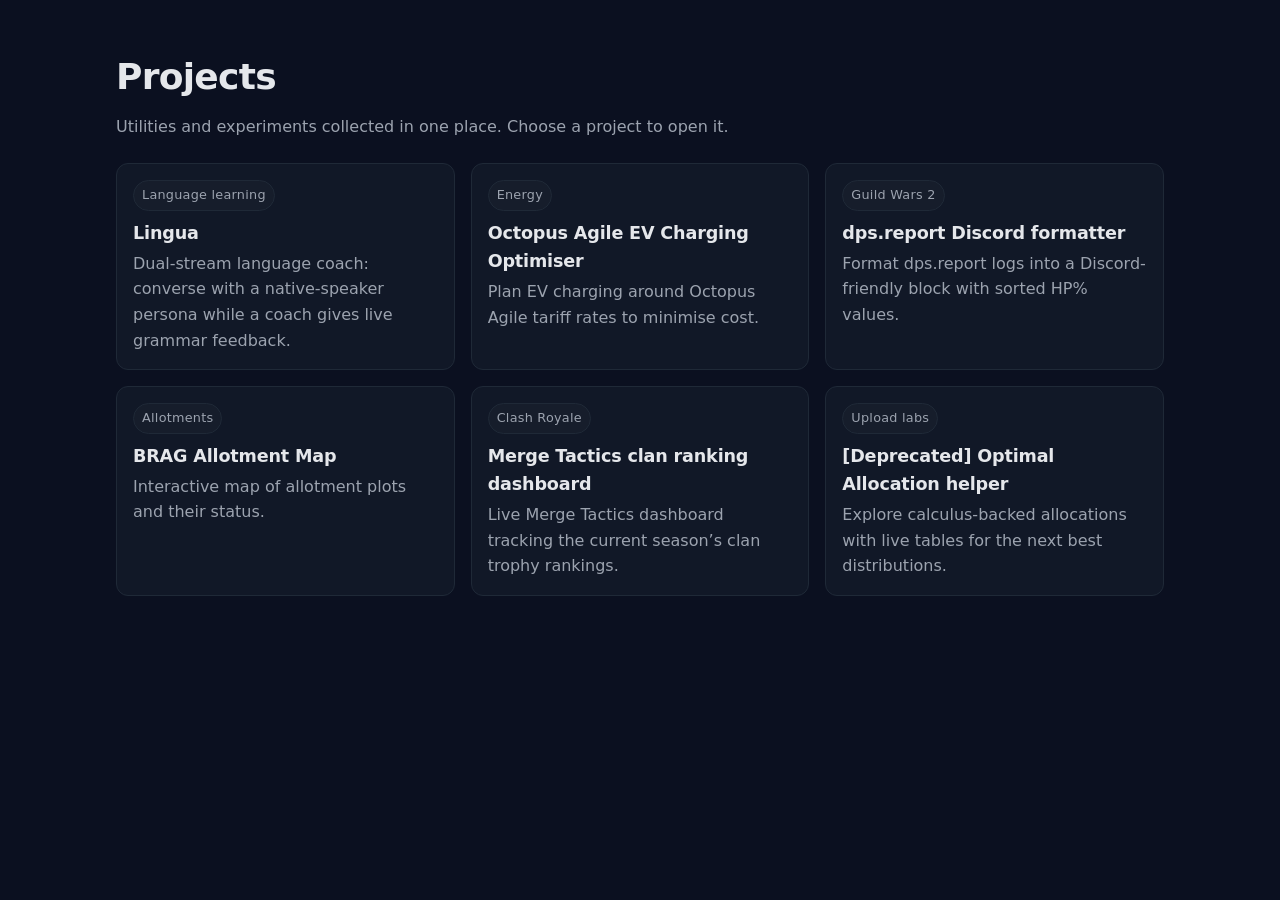
<file: index.html>
<!doctype html>
<html lang="en">
  <head>
    <meta charset="utf-8" />
    <meta name="viewport" content="width=device-width, initial-scale=1" />
    <title>Projects</title>
    <link rel="stylesheet" href="styles.css" />
  </head>
  <body>
    <main class="page">
      <header class="page-header">
        <h1>Projects</h1>
        <p>Utilities and experiments collected in one place. Choose a project to open it.</p>
      </header>

      <div class="project-grid" role="list">
        <article class="project-card" role="listitem">
          <p class="project-tag" aria-hidden="true">Language learning</p>
          <div class="project-body">
            <h2 class="project-title">Lingua</h2>
            <p class="project-description">Dual-stream language coach: converse with a native-speaker persona while a coach gives live grammar feedback.</p>
          </div>
          <a class="stretched-link" href="https://lingua.sahil.co.uk/">
            <span class="sr-only">Open Lingua</span>
          </a>
        </article>

        <article class="project-card" role="listitem">
          <p class="project-tag" aria-hidden="true">Energy</p>
          <div class="project-body">
            <h2 class="project-title">Octopus Agile EV Charging Optimiser</h2>
            <p class="project-description">Plan EV charging around Octopus Agile tariff rates to minimise cost.</p>
          </div>
          <a class="stretched-link" href="/ev/">
            <span class="sr-only">Open Octopus Agile EV Charging Optimiser</span>
          </a>
        </article>

        <article class="project-card" role="listitem">
          <p class="project-tag" aria-hidden="true">Guild Wars 2</p>
          <div class="project-body">
            <h2 class="project-title">dps.report Discord formatter</h2>
            <p class="project-description">Format dps.report logs into a Discord-friendly block with sorted HP% values.</p>
          </div>
          <a class="stretched-link" href="/gw2_logs_discord/">
            <span class="sr-only">Open dps.report Discord formatter</span>
          </a>
        </article>

        <article class="project-card" role="listitem">
          <p class="project-tag" aria-hidden="true">Allotments</p>
          <div class="project-body">
            <h2 class="project-title">BRAG Allotment Map</h2>
            <p class="project-description">Interactive map of allotment plots and their status.</p>
          </div>
          <a class="stretched-link" href="/brag/BRAGMap.html">
            <span class="sr-only">Open BRAG Allotment Map</span>
          </a>
        </article>

        <article class="project-card" role="listitem">
          <p class="project-tag" aria-hidden="true">Clash Royale</p>
          <div class="project-body">
            <h2 class="project-title">Merge Tactics clan ranking dashboard</h2>
            <p class="project-description">Live Merge Tactics dashboard tracking the current season’s clan trophy rankings.</p>
          </div>
          <a class="stretched-link" href="/clash_royale_merge_tactics/">
            <span class="sr-only">Open Merge Tactics clan ranking dashboard</span>
          </a>
        </article>

        <article class="project-card" role="listitem">
          <p class="project-tag" aria-hidden="true">Upload labs</p>
          <div class="project-body">
            <h2 class="project-title">[Deprecated] Optimal Allocation helper</h2>
            <p class="project-description">Explore calculus-backed allocations with live tables for the next best distributions.</p>
          </div>
          <a class="stretched-link" href="/upload_labs/">
            <span class="sr-only">Open calculator</span>
          </a>
        </article>
      </div>
    </main>
  </body>
</html>
</file>
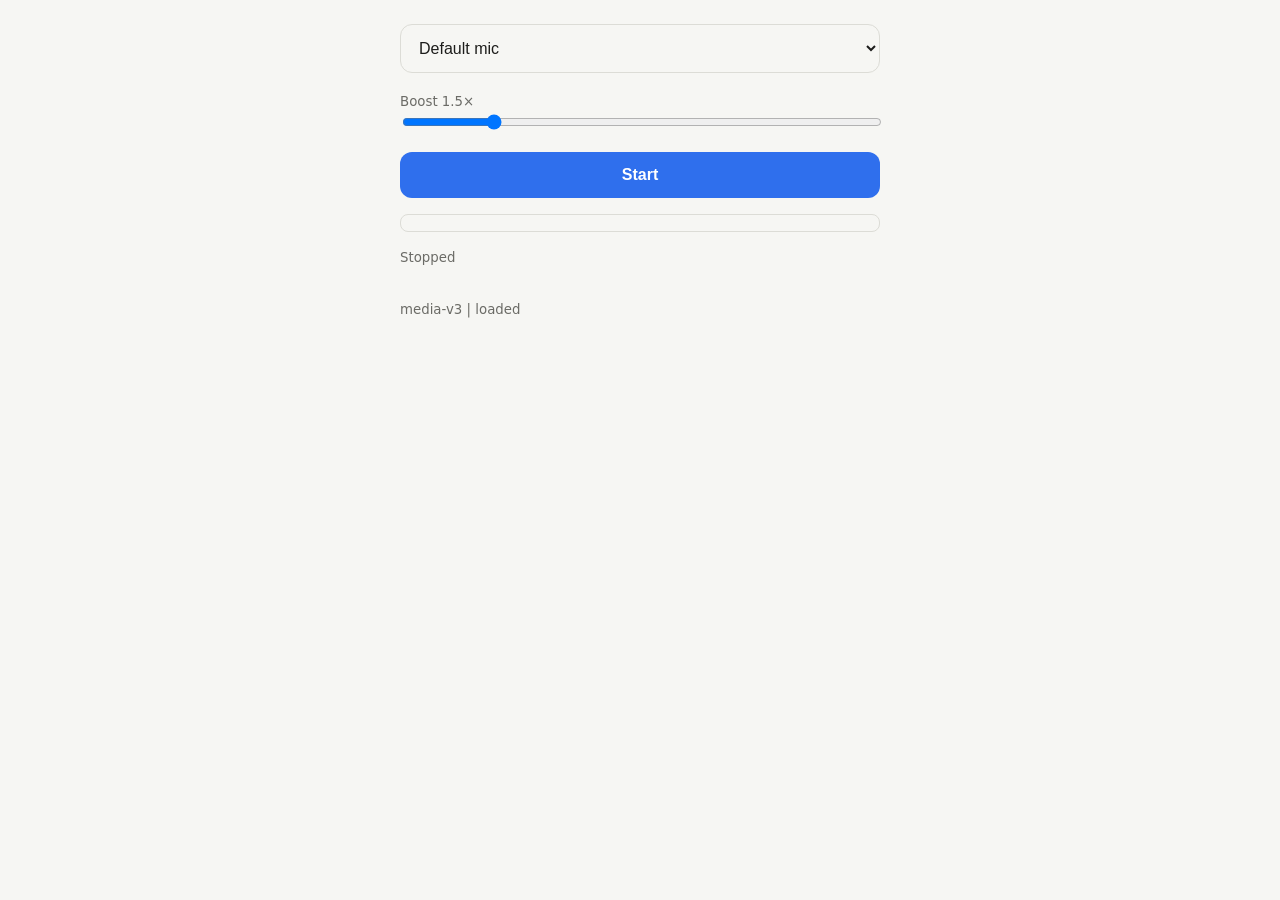
<file: mic_monitor/index.html>
<!DOCTYPE html>
<html lang="en-GB">
<head>
<meta charset="utf-8">
<meta name="viewport" content="width=device-width, initial-scale=1, viewport-fit=cover">
<title>Mic</title>
<style>
:root{--bg:#f6f6f3;--fg:#1d1d1b;--muted:#6b6b66;--line:#dcdcd6;--accent:#2f6fed;--ok:#2e9d5b;--warn:#c47a10;color-scheme:light}
@media (prefers-color-scheme:dark){:root{--bg:#141416;--fg:#ececea;--muted:#9a9a95;--line:#333338;--accent:#6c9bff;--ok:#4cc17f;--warn:#e0a040;color-scheme:dark}}
body{margin:0;background:var(--bg);color:var(--fg);font:16px/1.45 system-ui,sans-serif}
main{max-width:480px;margin:0 auto;padding:24px 16px;display:grid;gap:16px}
select,button{width:100%;padding:14px;border-radius:12px;font-size:1rem;box-sizing:border-box}
select{border:1px solid var(--line);background:var(--bg);color:var(--fg)}
input[type=range]{width:100%}
button{border:0;background:var(--accent);color:#fff;font-weight:600}
button.stop{background:#d04545}
.meter{height:16px;border-radius:8px;border:1px solid var(--line);overflow:hidden}
.bar{height:100%;width:0;background:var(--ok);transition:width .06s linear}
small{color:var(--muted)}
#warn{color:var(--warn);display:none}
</style>
</head>
<body>
<main>
<select id="mic" aria-label="Microphone"><option value="">Default mic</option></select>
<label><small>Boost <span id="gv"></span>×</small>
<input id="gain" type="range" min="0.5" max="6" step="0.1" value="1.5"></label>
<button id="go">Start</button>
<div class="meter"><div class="bar" id="bar"></div></div>
<small id="status">Stopped</small>
<small id="active"></small>
<small id="dbg"></small>
<small id="warn">This looks like a headset mic. Pick the phone’s own mic above for better quality.</small>
</main>
<audio id="keep"></audio>
<script>
const $ = id => document.getElementById(id);
let ctx, stream, gainNode, analyser, raf, lock, running = false, muted = false, silent;

async function listMics(keep) {
  const devs = (await navigator.mediaDevices.enumerateDevices()).filter(d => d.kind === "audioinput");
  const sel = $("mic"), want = keep ?? sel.value;
  sel.innerHTML = '<option value="">Default mic</option>';
  devs.forEach((d, i) => {
    const o = document.createElement("option");
    o.value = d.deviceId;
    o.textContent = d.label || "Mic " + (i + 1);
    sel.appendChild(o);
  });
  if ([...sel.options].some(o => o.value === want)) sel.value = want;
}

async function wake() {
  try { lock = await navigator.wakeLock.request("screen"); } catch (e) {}
}

const BUILD = "media-v3";
function dbg(msg) { $("dbg").textContent = BUILD + " | " + msg; }
dbg("loaded");

function bump(d) {
  const g = $("gain");
  g.value = Math.min(6, Math.max(0.5, +g.value + d));
  g.dispatchEvent(new Event("input"));
}

function toggleMute() {
  muted = !muted;
  gainNode.gain.value = muted ? 0 : parseFloat($("gain").value);
  $("status").textContent = muted ? "Muted" : "Live (audio " + ctx.state + ")";
}

function setupMedia() {
  // Faint silent stream into an <audio> element so the page counts as a media player
  const dest = ctx.createMediaStreamDestination();
  silent = ctx.createConstantSource();
  const quiet = ctx.createGain();
  quiet.gain.value = 0.0005;
  silent.connect(quiet).connect(dest);
  silent.start();
  $("keep").srcObject = dest.stream;
  $("keep").play().then(
    () => dbg("session " + ("mediaSession" in navigator ? "yes" : "NO") + ", keep-audio playing"),
    e => dbg("keep-audio blocked: " + e.name));
  if (!("mediaSession" in navigator)) return;
  navigator.mediaSession.metadata = new MediaMetadata({ title: "Mic", artist: "Live" });
  navigator.mediaSession.playbackState = "playing";
  const set = (a, fn) => { try { navigator.mediaSession.setActionHandler(a, fn); } catch (e) {} };
  set("play", () => { dbg("button: play"); toggleMute(); });
  set("pause", () => { dbg("button: pause"); toggleMute(); });
  set("nexttrack", () => { dbg("button: next"); bump(0.5); });
  set("previoustrack", () => { dbg("button: previous"); bump(-0.5); });
}

function meter() {
  const buf = new Uint8Array(analyser.fftSize);
  (function tick() {
    analyser.getByteTimeDomainData(buf);
    let s = 0;
    for (const v of buf) { const x = (v - 128) / 128; s += x * x; }
    $("bar").style.width = Math.min(100, Math.sqrt(s / buf.length) * 400) + "%";
    raf = requestAnimationFrame(tick);
  })();
}

async function start() {
  if (!navigator.mediaDevices?.getUserMedia) { $("status").textContent = "No mic API (needs HTTPS)"; return; }
  ctx = new AudioContext({ latencyHint: "interactive" });
  ctx.resume();
  try {
    const id = $("mic").value;
    stream = await navigator.mediaDevices.getUserMedia({
      audio: { deviceId: id ? { exact: id } : undefined, echoCancellation: false, noiseSuppression: false, autoGainControl: true }
    });
  } catch (e) {
    $("status").textContent = "Mic error: " + e.name + (e.message ? " (" + e.message + ")" : "");
    ctx.close();
    return;
  }
  const track = stream.getAudioTracks()[0];
  await listMics(track.getSettings().deviceId);
  $("active").textContent = "In use: " + (track.label || "unknown");
  $("warn").style.display = /bluetooth|headset|hands.?free|buds|airpods/i.test(track.label) ? "block" : "none";
  await ctx.resume();
  const src = ctx.createMediaStreamSource(stream);
  gainNode = ctx.createGain();
  gainNode.gain.value = parseFloat($("gain").value);
  analyser = ctx.createAnalyser();
  analyser.fftSize = 1024;
  src.connect(gainNode);
  gainNode.connect(ctx.destination);
  gainNode.connect(analyser);
  muted = false;
  meter();
  wake();
  setupMedia();
  running = true;
  $("status").textContent = "Live (audio " + ctx.state + ")";
  $("go").textContent = "Stop";
  $("go").className = "stop";
}

function stop() {
  running = false;
  cancelAnimationFrame(raf);
  stream && stream.getTracks().forEach(t => t.stop());
  try { silent && silent.stop(); } catch (e) {}
  $("keep").srcObject = null;
  if ("mediaSession" in navigator) navigator.mediaSession.playbackState = "none";
  ctx && ctx.close();
  lock && lock.release().catch(() => {});
  $("bar").style.width = "0";
  $("status").textContent = "Stopped";
  $("go").textContent = "Start";
  $("go").className = "";
}

$("go").onclick = () => running ? stop() : start();
$("gain").oninput = e => {
  $("gv").textContent = parseFloat(e.target.value).toFixed(1);
  if (gainNode) gainNode.gain.value = parseFloat(e.target.value);
};
$("mic").onchange = async () => { if (running) { stop(); await start(); } };
document.addEventListener("visibilitychange", () => {
  if (running && document.visibilityState === "visible") {
    wake();
    if (ctx.state === "suspended") ctx.resume();
  }
});
$("gv").textContent = parseFloat($("gain").value).toFixed(1);
</script>
</body>
</html>
</file>
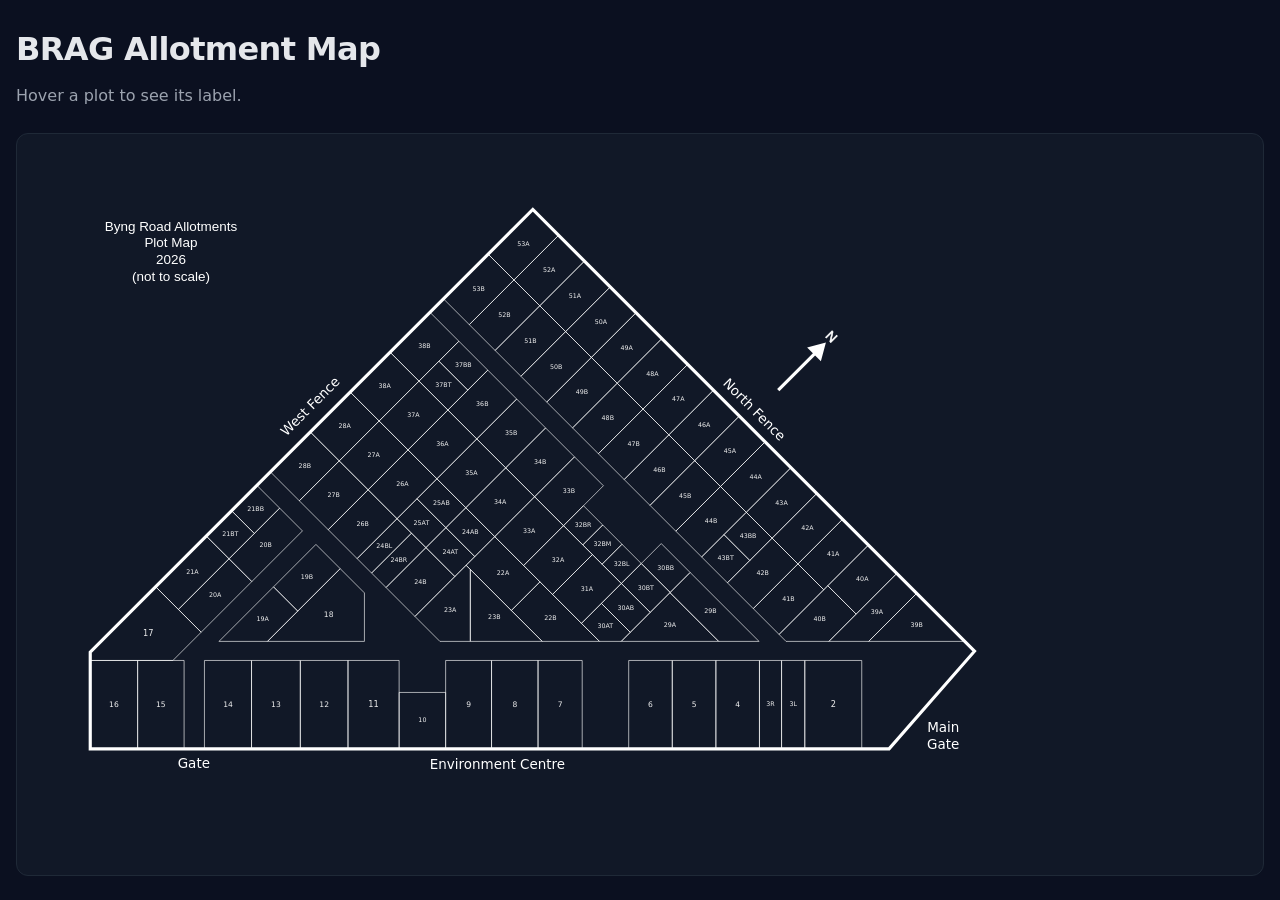
<file: brag/BRAGMap.html>
<!doctype html>
<html lang="en">
<head>
  <meta charset="utf-8" />
  <title>BRAG Allotment Map</title>
  <meta name="viewport" content="width=device-width, initial-scale=1" />
  <style>
    :root {
      --page-bg: #0b1020;
      --surface: #111827;
      --border: #1f2937;
      --text: #e5e7eb;
      --muted: #9ca3af;
      --radius-md: 12px;
      --radius-sm: 8px;
      --space-1: 4px;
      --space-2: 8px;
      --space-3: 16px;
      --space-4: 24px;
      --space-6: 48px;
    }

    * {
      box-sizing: border-box;
    }

    body {
      margin: 0;
      background: var(--page-bg);
      color: var(--text);
      font-family: "Inter", system-ui, -apple-system, "Segoe UI", Roboto, "Helvetica Neue", Arial, sans-serif;
      line-height: 1.6;
    }

    .page {
      display: flex;
      flex-direction: column;
      min-height: 100vh;
      padding: var(--space-4) var(--space-3);
      gap: var(--space-4);
    }

    .page-header {
      display: grid;
      gap: var(--space-2);
    }

    .page-header h1 {
      margin: 0;
      font-size: clamp(24px, 3vw, 32px);
      letter-spacing: -0.02em;
    }

    .page-header p {
      margin: 0;
      color: var(--muted);
      max-width: 720px;
    }

    .panel {
      background: var(--surface);
      border: 1px solid var(--border);
      border-radius: var(--radius-md);
      padding: var(--space-3);
      flex: 1;
      display: flex;
      min-height: 0;
    }

    .map-container {
      position: relative;
      overflow: auto;
      flex: 1;
      display: flex;
      align-items: center;
      justify-content: center;
    }

    /* The source artwork is black line art on transparent fill; invert it
       so it reads as light lines against the site's dark surface. Scaled to
       fill the available panel space while keeping its aspect ratio. */
    .map-container svg {
      max-width: 100%;
      max-height: 100%;
      width: auto;
      height: auto;
      display: block;
      filter: invert(1);
    }

    .tooltip {
      position: absolute;
      padding: var(--space-1) var(--space-2);
      background: var(--surface);
      border: 1px solid var(--border);
      color: var(--text);
      font-size: 0.85rem;
      border-radius: var(--radius-sm);
      pointer-events: none;
      white-space: nowrap;
      display: none;
      z-index: 10;
    }
  </style>
</head>
<body>
  <main class="page">
    <header class="page-header">
      <h1>BRAG Allotment Map</h1>
      <p>Hover a plot to see its label.</p>
    </header>

    <section class="panel">
      <div class="map-container" id="mapContainer"></div>
    </section>

    <div class="tooltip" id="tooltip"></div>
  </main>

  <script>
    // --- Parse straight-edge SVG path (M/m, L/l, H/h, V/v, Z/z) into absolute points ---
    function pathToPoints(d) {
      // Tokenize commands + numbers
      const tokens = d
        .replace(/,/g, " ")
        .trim()
        .match(/[a-zA-Z]|[-+]?\d*\.?\d+(?:e[-+]?\d+)?/g);

      if (!tokens || tokens.length === 0) return null;

      let i = 0;
      let cmd = null;
      let x = 0, y = 0;
      let startX = 0, startY = 0;
      const pts = [];

      function readNumber() {
        const t = tokens[i++];
        if (t == null) throw new Error("Unexpected end of path data");
        const n = Number(t);
        if (!Number.isFinite(n)) throw new Error("Bad number: " + t);
        return n;
      }

      while (i < tokens.length) {
        const t = tokens[i];

        // command
        if (/^[a-zA-Z]$/.test(t)) {
          cmd = t;
          i++;
        } else if (!cmd) {
          // Path data must start with a command
          return null;
        }

        switch (cmd) {
          case "M":
          case "m": {
            const isRel = (cmd === "m");
            // first pair is move
            const nx = readNumber();
            const ny = readNumber();
            x = isRel ? x + nx : nx;
            y = isRel ? y + ny : ny;
            startX = x; startY = y;
            pts.push([x, y]);

            // any subsequent pairs are implicit "L/l"
            while (i < tokens.length && !/^[a-zA-Z]$/.test(tokens[i])) {
              const lx = readNumber();
              const ly = readNumber();
              x = isRel ? x + lx : lx;
              y = isRel ? y + ly : ly;
              pts.push([x, y]);
            }
            break;
          }

          case "L":
          case "l": {
            const isRel = (cmd === "l");
            while (i < tokens.length && !/^[a-zA-Z]$/.test(tokens[i])) {
              const lx = readNumber();
              const ly = readNumber();
              x = isRel ? x + lx : lx;
              y = isRel ? y + ly : ly;
              pts.push([x, y]);
            }
            break;
          }

          case "H":
          case "h": {
            const isRel = (cmd === "h");
            while (i < tokens.length && !/^[a-zA-Z]$/.test(tokens[i])) {
              const hx = readNumber();
              x = isRel ? x + hx : hx;
              pts.push([x, y]);
            }
            break;
          }

          case "V":
          case "v": {
            const isRel = (cmd === "v");
            while (i < tokens.length && !/^[a-zA-Z]$/.test(tokens[i])) {
              const vy = readNumber();
              y = isRel ? y + vy : vy;
              pts.push([x, y]);
            }
            break;
          }

          case "Z":
          case "z": {
            // close path: ensure it ends at start
            // (don’t duplicate start point if already there)
            const last = pts[pts.length - 1];
            if (!last || last[0] !== startX || last[1] !== startY) {
              pts.push([startX, startY]);
            }
            break;
          }

          default:
            // Curves/arc not supported in this simple centroid method
            return null;
        }
      }

      // Remove duplicate last point if it equals first (for centroid formula convenience)
      if (pts.length > 2) {
        const a = pts[0], b = pts[pts.length - 1];
        if (a[0] === b[0] && a[1] === b[1]) pts.pop();
      }

      return pts.length >= 3 ? pts : null;
    }

    // --- Polygon centroid (works great for convex polygons, including triangles) ---
    function polygonCentroid(points) {
      let area2 = 0;   // 2 * area
      let cx = 0;
      let cy = 0;

      for (let i = 0; i < points.length; i++) {
        const [x0, y0] = points[i];
        const [x1, y1] = points[(i + 1) % points.length];
        const cross = x0 * y1 - x1 * y0;
        area2 += cross;
        cx += (x0 + x1) * cross;
        cy += (y0 + y1) * cross;
      }

      if (Math.abs(area2) < 1e-8) return null; // degenerate
      const area = area2 / 2;
      cx /= (6 * area);
      cy /= (6 * area);
      return { x: cx, y: cy, area: Math.abs(area) };
    }

    (async function () {
      const container = document.getElementById("mapContainer");
      const tooltip = document.getElementById("tooltip");

      // Load and inline the SVG
      const res = await fetch("BRAGMap.svg");
      if (!res.ok) {
        console.error("Failed to load BRAGMap.svg:", res.status);
        return;
      }
      container.innerHTML = await res.text();

      const svg = container.querySelector("svg");
      if (!svg) {
        console.error("No <svg> found in BRAGMap.svg");
        return;
      }

      // Find Plots layer by its Inkscape label (stable)
      const plotsLayer = svg.querySelector(
        "g[inkscape\\:groupmode='layer'][inkscape\\:label='Plots']"
      );
      if (!plotsLayer) {
        console.error("Plots layer not found (check inkscape:label='Plots')");
        return;
      }

      const plots = plotsLayer.querySelectorAll("path[inkscape\\:label]");
      console.log("Found plots:", plots.length);

      // Create labels group (top-most) and make it non-interactive
      const NS = "http://www.w3.org/2000/svg";
      let labelsGroup = svg.querySelector("#auto-labels");
      if (!labelsGroup) {
        labelsGroup = document.createElementNS(NS, "g");
        labelsGroup.setAttribute("id", "auto-labels");
        labelsGroup.setAttribute("pointer-events", "none");
        svg.appendChild(labelsGroup);
      } else {
        labelsGroup.innerHTML = "";
      }

      // Base label styling (can tweak later)
      labelsGroup.setAttribute("font-family", "system-ui, sans-serif");
      labelsGroup.setAttribute("fill", "#111");

      plots.forEach(plot => {
        const label = plot.getAttribute("inkscape:label");
        if (!label) return;

        // Compute centroid from vertices
        let x, y, size;

        const pts = pathToPoints(plot.getAttribute("d") || "");
        const centroid = pts ? polygonCentroid(pts) : null;

        if (centroid) {
          x = centroid.x;
          y = centroid.y;

          // Scale font to area gently (keeps triangles sane)
          // (tweak these numbers as you like)
          const s = Math.sqrt(centroid.area);
          size = Math.max(10, Math.min(18, Math.round(s * 0.12)));
        } else {
          // Fallback to bbox
          const bb = plot.getBBox();
          x = bb.x + bb.width / 2;
          y = bb.y + bb.height / 2;
          size = Math.max(10, Math.min(18, Math.round(Math.min(bb.width, bb.height) * 0.35)));
        }

        const text = document.createElementNS(NS, "text");
        text.textContent = label;
        text.setAttribute("x", String(x));
        text.setAttribute("y", String(y));
        text.setAttribute("text-anchor", "middle");
        text.setAttribute("dominant-baseline", "middle");
        text.setAttribute("font-size", String(size));
        labelsGroup.appendChild(text);

        // Keep plot interactive for hover tooltip
        plot.style.pointerEvents = "all";

        plot.addEventListener("mouseenter", () => {
          tooltip.textContent = label;
          tooltip.style.display = "block";
        });
        plot.addEventListener("mousemove", e => {
          tooltip.style.left = e.pageX + 12 + "px";
          tooltip.style.top = e.pageY + 12 + "px";
        });
        plot.addEventListener("mouseleave", () => {
          tooltip.style.display = "none";
        });
      });
    })();
  </script>
</body>
</html>
</file>
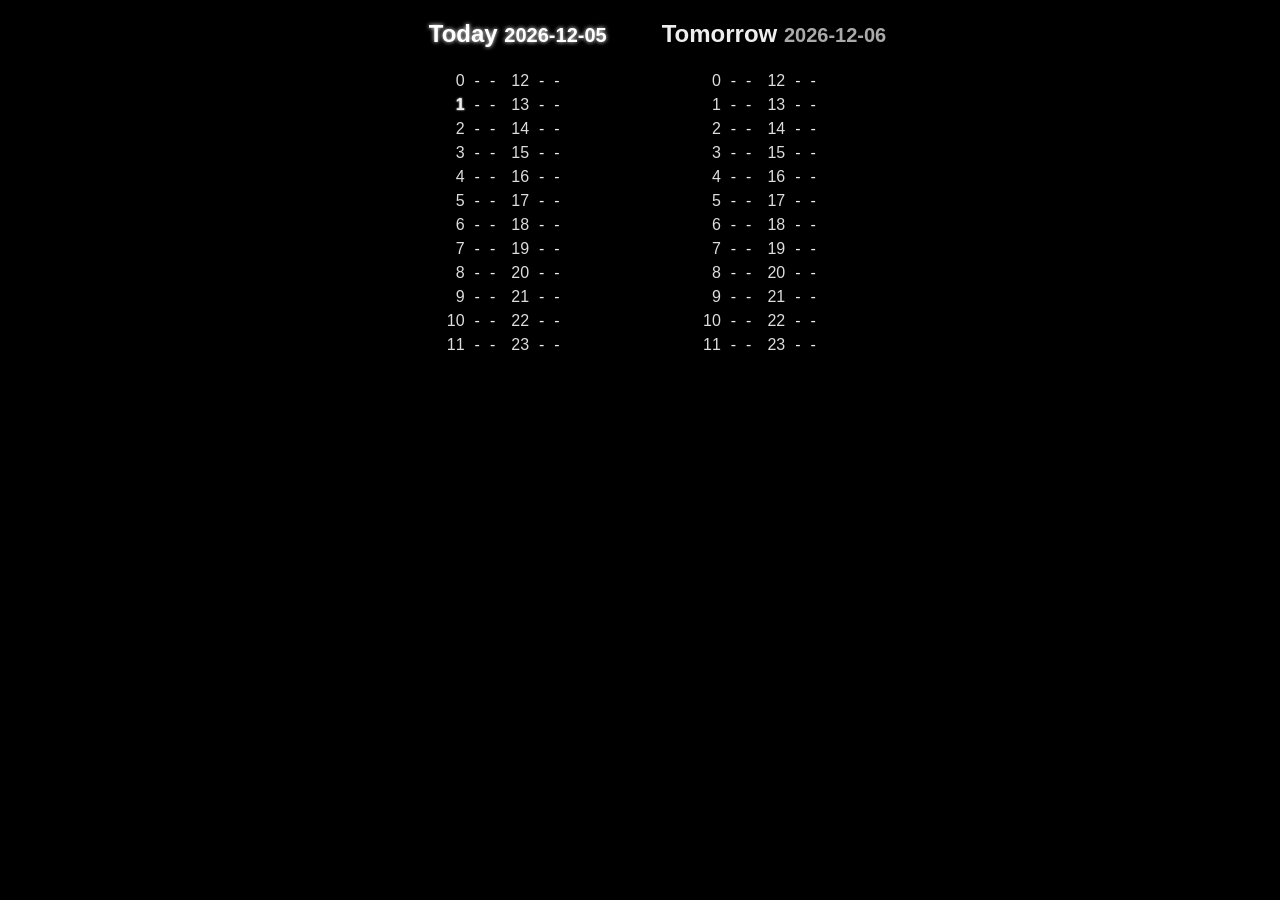
<file: octopus/agile.html>
<!DOCTYPE html>
<html>
<head>
<title>Octopus Agile Dashboard</title>
<meta name="viewport" content="width=device-width, initial-scale=1.0">
<style>
* { color: #eee; font-family: sans-serif; }
html, body { background-color: #000; margin: 0; padding: 0; }
.price-table { margin: auto; border-spacing: 2px; }
.price-table td { padding: 2px 4px; }
h1, h2 { text-align: left; margin-left: 35px; }
h2 > small { color: #aaa; }
.dec_price { font-size: .7em; }
td.hour { text-align: right; padding-left: 10px; color: #ddd; }
td.price { width: 40px; text-align: center; }
td.pred {
  background-image:
    repeating-linear-gradient(45deg, rgba(0,0,0,.45) 0 1px, transparent 1px 5px),
    repeating-linear-gradient(-45deg, rgba(0,0,0,.45) 0 1px, transparent 1px 5px);
}
td.current { font-weight: bold; box-shadow: 0px 0px 3px #eee; color: #fff; text-shadow: #fff 0px 0px 2px; }
td.current_hour { font-weight: bold; color: #eee; text-shadow: #fff 0px 0px 2px; }
.container { display: flex; justify-content: center; flex-flow: row wrap; column-gap: 20px; padding-bottom: 20px; }
div.today > h2, div.today > h2 > small { color: #fff; text-shadow: #fff 0px 0px 4px; }
</style>
</head>
<body>
<div class="container" id="container"></div>
<script>
const HALF_HOUR = 30 * 60 * 1000;
const DAYS = ["Sunday", "Monday", "Tuesday", "Wednesday", "Thursday", "Friday", "Saturday"];

// ---- Query string: ?region=A&past=7&future=7[&product=AGILE-23-12-06] ----
const params = new URLSearchParams(window.location.search);

let region = (params.get("region") || "").toUpperCase();
if (!/^[A-HJ-P]$/.test(region)) region = "A";

function intParam(name, dflt, max) {
  const n = parseInt(params.get(name), 10);
  return Number.isFinite(n) ? Math.min(Math.max(n, 0), max) : dflt;
}
const past = intParam("past", 0, 60);
const future = intParam("future", 1, 13);

// ?reverse=true puts the latest day first; default is chronological (oldest first).
// A bare ?reverse counts as true.
const rv = params.get("reverse");
const reverse = rv !== null && !["false", "0", "no", "off"].includes(rv.toLowerCase());

let product = params.get("product") || "AGILE-23-12-06";
if (!/^AGILE-[0-9-]+$/.test(product)) product = "AGILE-23-12-06";
const tariff = `E-1R-${product}-${region}`;

// Make the defaults visible in the address bar without adding a history entry.
params.set("region", region);
params.set("past", past);
params.set("future", future);
params.set("reverse", reverse);
try { history.replaceState(null, "", "?" + params.toString()); } catch (e) { /* e.g. file:// restrictions */ }

// ---- Data ----
async function fetchOctopus(url) {
  const out = [];
  while (url) {
    const res = await fetch(url);
    if (!res.ok) throw new Error(`Octopus API returned ${res.status}`);
    const data = await res.json();
    out.push(...(data.results || []));
    url = data.next;
  }
  return out;
}

async function fetchForecast() {
  const res = await fetch(`https://agilepredict.com/api/${region}?days=${future + 1}`);
  if (!res.ok) throw new Error(`AgilePredict returned ${res.status}`);
  return (await res.json())[0].prices;
}

function get_price_bg_color(price) {
  if (price < 0) return "rgba(104, 0, 233, .9)";
  const p = Math.min(price, 40);
  const r = p / 40 * 255;
  const g = (28 - Math.min(p, 28)) / 40 * 180;
  return `rgba(${r}, ${g}, 0, .9)`;
}

function dayTitle(dayStart, today) {
  const diff = Math.round((dayStart - today) / 864e5);
  const name = diff === 0 ? "Today" : diff === -1 ? "Yesterday" : diff === 1 ? "Tomorrow" : DAYS[dayStart.getDay()];
  const y = dayStart.getFullYear();
  const m = String(dayStart.getMonth() + 1).padStart(2, "0");
  const d = String(dayStart.getDate()).padStart(2, "0");
  return [name, `${y}-${m}-${d}`, diff === 0];
}

function draw_day(container, dayStart, nextDay, slots, today, now) {
  // All half-hour slots in this local day (46–50 on clock-change days).
  const times = [];
  for (let t = dayStart.getTime(); t < nextDay.getTime(); t += HALF_HOUR) times.push(t);
  const half = Math.ceil(times.length / 4) * 2;

  const table = document.createElement("table");
  table.classList.add("price-table");

  for (let i = 0; i < half / 2; i++) {
    const tr = document.createElement("tr");
    for (const k of [i * 2, i * 2 + 1, half + i * 2, half + i * 2 + 1]) {
      const t = times[k];
      const slot = t === undefined ? undefined : slots.get(t);

      if (k % 2 === 0) {
        const th = document.createElement("td");
        th.classList.add("hour");
        if (t !== undefined) {
          th.textContent = new Date(t).getHours();
          if (t <= now && now < t + 2 * HALF_HOUR) th.classList.add("current_hour");
        }
        tr.appendChild(th);
      }

      const td = document.createElement("td");
      if (slot) {
        const [int_price, dec_price] = slot.price.toFixed(2).split(".");
        const i_span = document.createElement("span");
        const d_span = document.createElement("span");
        i_span.textContent = int_price;
        d_span.textContent = "." + dec_price;
        d_span.classList.add("dec_price");
        td.append(i_span, d_span);
        td.style.backgroundColor = get_price_bg_color(slot.price);
        td.classList.add("price");
        if (slot.pred) {
          td.classList.add("pred");
          td.title = `Forecast ${slot.low.toFixed(2)} to ${slot.high.toFixed(2)} p/kWh`;
        }
        if (t <= now && now < t + HALF_HOUR) td.classList.add("current");
      } else {
        td.textContent = "-";
        td.style.textAlign = "center";
      }
      tr.appendChild(td);
    }
    table.appendChild(tr);
  }

  const [name, date, isToday] = dayTitle(dayStart, today);
  const h2 = document.createElement("h2");
  const small = document.createElement("small");
  h2.textContent = name + " ";
  small.textContent = date;
  h2.appendChild(small);

  const div = document.createElement("div");
  if (isToday) div.classList.add("today");
  div.append(h2, table);
  container.appendChild(div);
}

async function main() {
  const now = Date.now();
  const today = new Date(); today.setHours(0, 0, 0, 0);
  const start = new Date(today); start.setDate(start.getDate() - past);
  const end = new Date(today); end.setDate(end.getDate() + future + 1);


  const octUrl = `https://api.octopus.energy/v1/products/${product}/electricity-tariffs/${tariff}/standard-unit-rates/` +
    `?period_from=${start.toISOString()}&period_to=${end.toISOString()}&page_size=1500`;

  const [act, fc] = await Promise.allSettled([fetchOctopus(octUrl), fetchForecast()]);
  const slots = new Map();
  const problems = [];

  if (fc.status === "fulfilled") {
    for (const p of fc.value) {
      slots.set(new Date(p.date_time).getTime(), { price: p.agile_pred, low: p.agile_low, high: p.agile_high, pred: true });
    }
  } else problems.push("Forecast unavailable: " + fc.reason.message);

  // Confirmed prices replace forecast wherever both exist.
  if (act.status === "fulfilled") {
    for (const r of act.value) slots.set(new Date(r.valid_from).getTime(), { price: r.value_inc_vat, pred: false });
  } else problems.push("Confirmed prices unavailable: " + act.reason.message);

  problems.forEach(msg => console.error(msg));

  const container = document.getElementById("container");
  const days = [];
  for (let d = new Date(start); d < end; d.setDate(d.getDate() + 1)) days.push(new Date(d));
  if (reverse) days.reverse();
  for (const dayStart of days) {
    const nextDay = new Date(dayStart); nextDay.setDate(nextDay.getDate() + 1);
    draw_day(container, dayStart, nextDay, slots, today, now);
  }
}

document.addEventListener("DOMContentLoaded", main);
</script>
</body>
</html>
</file>
<file: styles.css>
:root {
  --page-bg: #0b1020;
  --surface: #111827;
  --border: #1f2937;
  --text: #e5e7eb;
  --muted: #9ca3af;
  --accent: #3b82f6;
  --radius-md: 12px;
  --space-1: 4px;
  --space-2: 8px;
  --space-3: 16px;
  --space-4: 24px;
  --space-5: 32px;
  --space-6: 48px;
}

*,
*::before,
*::after {
  box-sizing: border-box;
}

body {
  margin: 0;
  background: var(--page-bg);
  color: var(--text);
  font-family: "Inter", system-ui, -apple-system, "Segoe UI", Roboto, "Helvetica Neue", Arial, sans-serif;
  line-height: 1.6;
}

a {
  color: inherit;
}

.page {
  max-width: 1080px;
  margin: 0 auto;
  padding: var(--space-6) var(--space-3);
}

.page-header {
  display: grid;
  gap: var(--space-2);
  margin-bottom: var(--space-4);
}

.page-header h1 {
  margin: 0;
  font-size: clamp(28px, 3vw, 36px);
  letter-spacing: -0.02em;
}

.page-header p {
  margin: 0;
  color: var(--muted);
  max-width: 720px;
}

.project-grid {
  display: grid;
  grid-template-columns: repeat(auto-fit, minmax(280px, 1fr));
  gap: var(--space-3);
  list-style: none;
  padding: 0;
  margin: 0;
}

.project-card {
  background: var(--surface);
  border: 1px solid var(--border);
  border-radius: var(--radius-md);
  padding: var(--space-3);
  display: flex;
  flex-direction: column;
  gap: var(--space-2);
  position: relative;
  transition: border-color 120ms ease, background-color 120ms ease;
}

.project-card:hover {
  border-color: rgba(59, 130, 246, 0.6);
  background-color: #0f172a;
}

.project-card:focus-within {
  outline: 2px solid var(--accent);
  outline-offset: 2px;
}

.project-body {
  display: grid;
  gap: var(--space-1);
}

.project-tag {
  align-self: flex-start;
  margin: 0;
  padding: var(--space-1) var(--space-2);
  border-radius: 999px;
  background: rgba(255, 255, 255, 0.02);
  border: 1px solid var(--border);
  color: var(--muted);
  font-size: 0.8rem;
  letter-spacing: 0.02em;
}

.project-title {
  margin: 0;
  font-size: 1.1rem;
  letter-spacing: -0.01em;
}

.project-description {
  margin: 0;
  color: var(--muted);
}

.stretched-link {
  position: absolute;
  inset: 0;
  border-radius: var(--radius-md);
  text-indent: -9999px;
}

.stretched-link:focus-visible {
  outline: 2px solid var(--accent);
  outline-offset: 4px;
}

.sr-only {
  position: absolute;
  width: 1px;
  height: 1px;
  padding: 0;
  margin: -1px;
  overflow: hidden;
  clip: rect(0, 0, 0, 0);
  border: 0;
}
</file>
